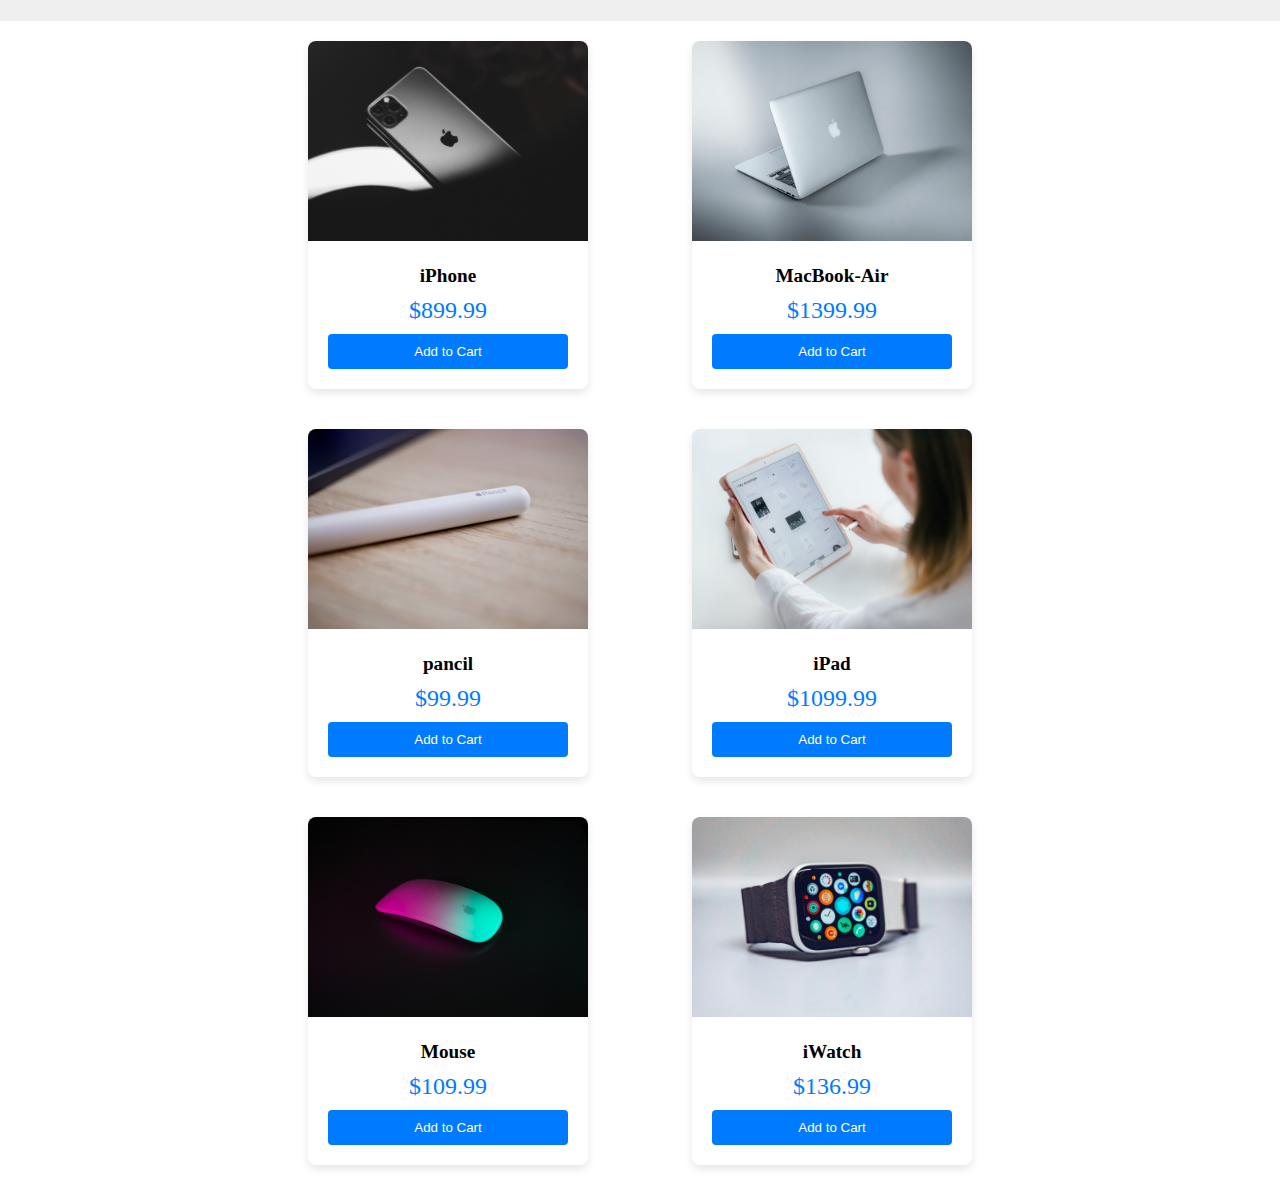
<file: index.html>
<!DOCTYPE html>
<html lang="en">

<head>
    <meta charset="UTF-8">
    <meta name="viewport" content="width=device-width, initial-scale=1.0">
    <title>productpage</title>
    <link rel="stylesheet" href="./css/style.css">
    <link rel="stylesheet" href="https://cdnjs.cloudflare.com/ajax/libs/font-awesome/6.4.2/css/all.min.css"
        integrity="sha512-z3gLpd7yknf1YoNbCzqRKc4qyor8gaKU1qmn+CShxbuBusANI9QpRohGBreCFkKxLhei6S9CQXFEbbKuqLg0DA=="
        crossorigin="anonymous" referrerpolicy="no-referrer" />
</head>

<body>
    <div class="head_strip">
        <div class="header">
            <div class="logo">
                <i class="fa-brands fa-pied-piper"></i>
            </div>
            <div class="navbar">
                <ul>
                    <li><i class="fa fa-fw fa-home"></i> </li>
                    <li><i class="fa fa-fw fa-envelope"></i> </li>
                    <li><i class="fa fa-fw fa-user"></i> </li>
                    <li><i class="fa fa-fw fa-search"></i> </li>
                </ul>
            </div>
            <div class="cartbtn" id="iconbtn">
                <i class='fa fa-shopping-cart'>
                    <span class='counter'>
                        <p id="count">....</p>
                    </span>
                </i>
            </div>
        </div>
    </div>
    <div class="cart" id="cart"> </div>
    <div class="product_gallary" onclick="handleProductClick(event)">
        <div class="clon1">
            <div class="product-card clone" id="product">
                <img src="./imgs/laura-chouette-CVK41La1duw-unsplash.jpg">
                <div class="product-details ">
                    <h3 class="product-title">iPhone</h3>
                    <p class="product-price">$899.99</p>
                    <button class="add-to-cart-btn">Add to Cart</button>
                </div>
            </div>
        </div>
        <div class="clon1">
            <div class="product-card clone" id="product">
                <img src="./imgs/maxim-hopman-Hin-rzhOdWs-unsplash.jpg">
                <div class="product-details ">
                    <h3 class="product-title">MacBook-Air</h3>
                    <p class="product-price">$1399.99</p>
                    <button class="add-to-cart-btn">Add to Cart</button>
                </div>
            </div>
        </div>
        <div class="clon1">
            <div class="product-card clone" id="product">
                <img src="./imgs/pencil.jpg">
                <div class="product-details ">
                    <h3 class="product-title">pancil</h3>
                    <p class="product-price">$99.99</p>
                    <button class="add-to-cart-btn">Add to Cart</button>
                </div>
            </div>
        </div>
        <div class="clon1">
            <div class="product-card clone" id="product">
                <img src="./imgs/ipad.jpg">
                <div class="product-details ">
                    <h3 class="product-title">iPad</h3>
                    <p class="product-price">$1099.99</p>
                    <button class="add-to-cart-btn">Add to Cart</button>
                </div>
            </div>
        </div>
        <div class="clon1">
            <div class="product-card clone" id="product">
                <img id="proImg" src="./imgs/mouse.jpg">
                <div class="product-details ">
                    <h3 class="product-title">Mouse</h3>
                    <p class="product-price">$109.99</p>
                    <button class="add-to-cart-btn">Add to Cart</button>
                </div>
            </div>
        </div>
        <div class="clon1">
            <div class="product-card clone" id="product">
                <img id="proImg" src="./imgs/simon-daoudi-2wFoa040m8g-unsplash.jpg">
                <div class="product-details ">
                    <h3 class="product-title">iWatch</h3>
                    <p class="product-price">$136.99</p>
                    <button class="add-to-cart-btn">Add to Cart</button>
                </div>
            </div>
        </div>
    </div>
    <script>
        function handleProductClick(event, product) {
            const productCard = event.target.closest('.product-card');
            if (productCard) {
                fun();
                cloneProductCard(productCard);
                cart(productCard);
            }
        }
        function cloneProductCard(productCard) {
            var clonedProductCard = productCard.cloneNode(true);
            productViewPortOffset = productCard.getBoundingClientRect();
            clonedProductCard.style.top = (productViewPortOffset.top - 20) + "px";
            clonedProductCard.style.left = (productViewPortOffset.left - 20) + "px";
            let cartPosition_left = document.getElementById("iconbtn").offsetLeft
            let cartPosition_top = document.getElementById("iconbtn").offsetTop
            document.body.appendChild(clonedProductCard);
            clonedProductCard.classList.add("anim");
            setTimeout(() => {
                clonedProductCard.style.left = (cartPosition_left - 200) + "px"
                clonedProductCard.style.top = (cartPosition_top - 200) + "px"
            }, 50);
            setTimeout(function () {
                clonedProductCard.remove();
            }, 800);
        }
        let counterValue = 0;
        function fun() {
            counterValue++;
            document.getElementById('count').textContent = counterValue;
        }
        function cart(product) {
            var cart = document.getElementById('cart');
            var cartProduct = product.cloneNode(true);
            cartProduct.classList.add("cart_Product");
            setTimeout(function () {
                cart.appendChild(cartProduct);
            }, 1100);
            cart.style.display = 'block';
        }
    </script>

</body>




</html>
</file>
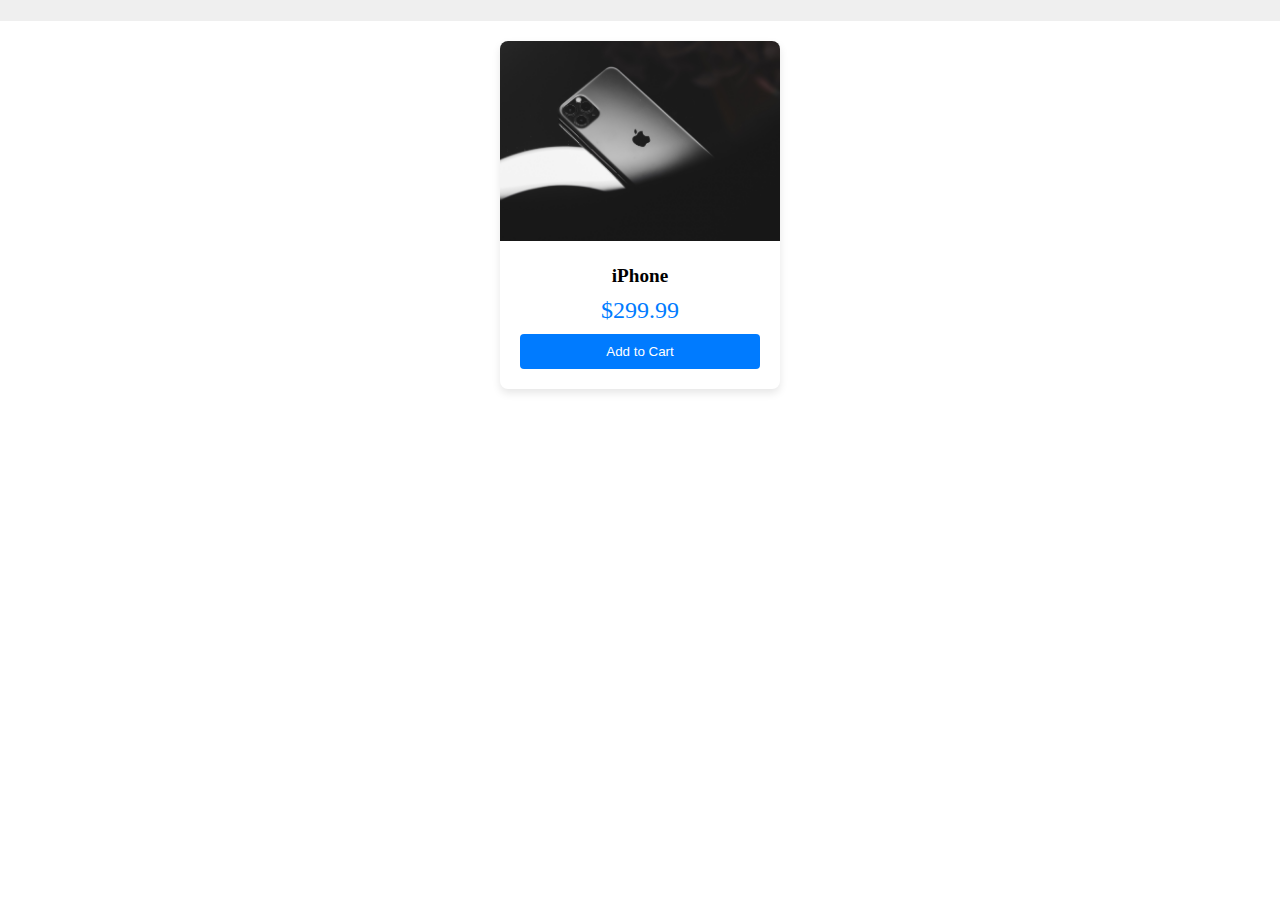
<file: in.html>
<!DOCTYPE html>
<html lang="en">

<head>
    <meta charset="UTF-8">
    <meta name="viewport" content="width=device-width, initial-scale=1.0">
    <title>productpage</title>
    <link rel="stylesheet" href="./css/style.css">
    <link rel="stylesheet" href="https://cdnjs.cloudflare.com/ajax/libs/font-awesome/6.4.2/css/all.min.css"
        integrity="sha512-z3gLpd7yknf1YoNbCzqRKc4qyor8gaKU1qmn+CShxbuBusANI9QpRohGBreCFkKxLhei6S9CQXFEbbKuqLg0DA=="
        crossorigin="anonymous" referrerpolicy="no-referrer" />
</head>

<body>
    <div class="head_strip">
        <div class="header">
            <div class="logo">
                <i class="fa-brands fa-pied-piper"></i>
            </div>
            <div class="navbar">
                <ul>
                    <li><i class="fa fa-fw fa-home"></i></li>
                    <li><i class="fa fa-fw fa-envelope"></i></li>
                    <li><i class="fa fa-fw fa-user"></i></li>
                    <li><i class="fa fa-fw fa-search"></i></li>
                </ul>
            </div>
            <div class="cartbtn">
                <i class='fa fa-shopping-cart'>
                    <span class='counter'>
                        <p id="count">....</p>
                    </span>
                </i>
            </div>
        </div>
    </div>
    <div class="cart" id="cart"></div>

    <div class="product_gallary" onclick="handleProductClick(event)">
        <div class="product-card" data-product-id="product">
            <img src="./imgs/laura-chouette-CVK41La1duw-unsplash.jpg" alt="Product 1">
            <div class="product-details ">
                <h3 class="product-title">iPhone</h3>
                <p class="product-price">$299.99</p>
                <button class="add-to-cart-btn">Add to Cart</button>
            </div>
        </div>
        <!-- ... (similar structure for other products) -->
    </div>

    <script >
        let counterValue = 0;

function handleProductClick(event) {
    if (event.target.closest('.product-card')) {
        fun();
        cart(event.target.closest('.product-card'));
    }
}

function fun() {
    counterValue++;
    document.getElementById('count').textContent = counterValue;
}

function cart(product) {
    var cart = document.getElementById('cart');
    var cartProduct = product.cloneNode(true);
    cartProduct.classList.add("cartProduct");
    cart.appendChild(cartProduct);
    cart.style.display = 'block';
}

    </script>
</body>

</html>
</file>
<file: css/style.css>
* {
  padding: 0;
  margin: 0;
  box-sizing: border-box;
}
.head_strip {
  background-color: #eeee;
  padding: 3px;
}
.header {
  display: flex;
  justify-content: space-between;
  width: 80%;
  margin: 0 auto;
}
.navbar li {
  list-style-type: none;
  font-size: 30px;
  cursor: pointer;
  color: #5193779e;
}
.navbar li:hover {
  color: #59b87d;
}
.navbar ul {
  display: flex;
  width: 500px;
  justify-content: space-around;
  margin-top: 10px;
}

.logo i {
  font-size: 60px;
  color: #59b87d;
}

.cartbtn {
  margin-top: 15px;
  font-size: 32px;
  color: #0072af;
  position: relative;
  cursor: pointer;
}
.cartbtn span {
  position: absolute;
  font-size: 13px;
  /* background-color: #0072af; */
  color: #fff;
  padding: 7px;
  border-radius: 25px;
  text-align: center;
  top: -3px;
  left: 6px;
  z-index: 1;
  font-weight: bolder;
}
.product_gallary {
  display: flex;
  justify-content: space-around;
  flex-wrap: wrap;
  width: 60%;
  margin: 0 auto;
}
.product-card {
  max-width: 300px;
  background-color: #fff;
  border-radius: 8px;
  box-shadow: 0 4px 8px rgba(0, 0, 0, 0.1);
  overflow: hidden;
  margin: 20px;
  text-align: center;
}

.product-card img {
  width: 280px;
  height: 200px;
  object-fit: cover;
  transition: all 2s;
}

.product-details {
  padding: 20px;
}

.product-title {
  font-size: 1.2em;
  margin-bottom: 10px;
}

.product-price {
  color: #007bff;
  font-size: 1.5em;
  margin-bottom: 10px;
}

.add-to-cart-btn {
  display: block;
  width: 100%;
  padding: 10px;
  background-color: #007bff;
  color: #fff;
  text-align: center;
  text-decoration: none;
  border: none;
  border-radius: 4px;
  cursor: pointer;
  transition: background-color 0.3s;
}

.add-to-cart-btn:hover {
  background-color: #0056b3;
}

.deactive {
  display: none;
}

.active {
  display: block;
  background-color: #9c7a7ad3;
  width: 300px;
  height: 350px;
  /* position: absolute; */
  /* z-index: -1; */
  animation-name: satish;
  animation-duration: 1s;

  transition: 5 ease-in-out;
  /* z-index: 5; */
}

.cart {
  position: fixed;
  top: 65px;
  right: 20px;
  width: 220px;
  background-color: #fff;
  box-shadow: 0 2px 4px rgba(0, 0, 0, 0.1);
  border-radius: 8px;
  overflow: hidden;
  display: none;
  overflow-y: auto;
  height: 100vh;
  transition: all 0.5s ease-in;
}
.cart_Product button {
  display: none;
}
.cart_Product img {
  width: 200px;
  height: 100px;
}
/* width */
::-webkit-scrollbar {
  width: 3px;
}

/* Track */
::-webkit-scrollbar-track {
  box-shadow: inset 0 0 5px rgb(43, 37, 37);
  border-radius: 10px;
}

/* Handle */
::-webkit-scrollbar-thumb {
  background: rgb(59, 45, 45);
  border-radius: 10px;
}

/* Handle on hover */
::-webkit-scrollbar-thumb:hover {
  background: #4b3ae0cb;
}
.clon1 {
  position: relative;
}
.anim {
  position: fixed;
  opacity: 0.8;
  transition: all 0.5s ease-in;
  animation: formto 1.5s ease-in;
}

@keyframes formto {
  0% {
    opacity: 0.8;
  }

  100% {
    zoom: 0.5;
    opacity: 0;
  }
}
</file>
